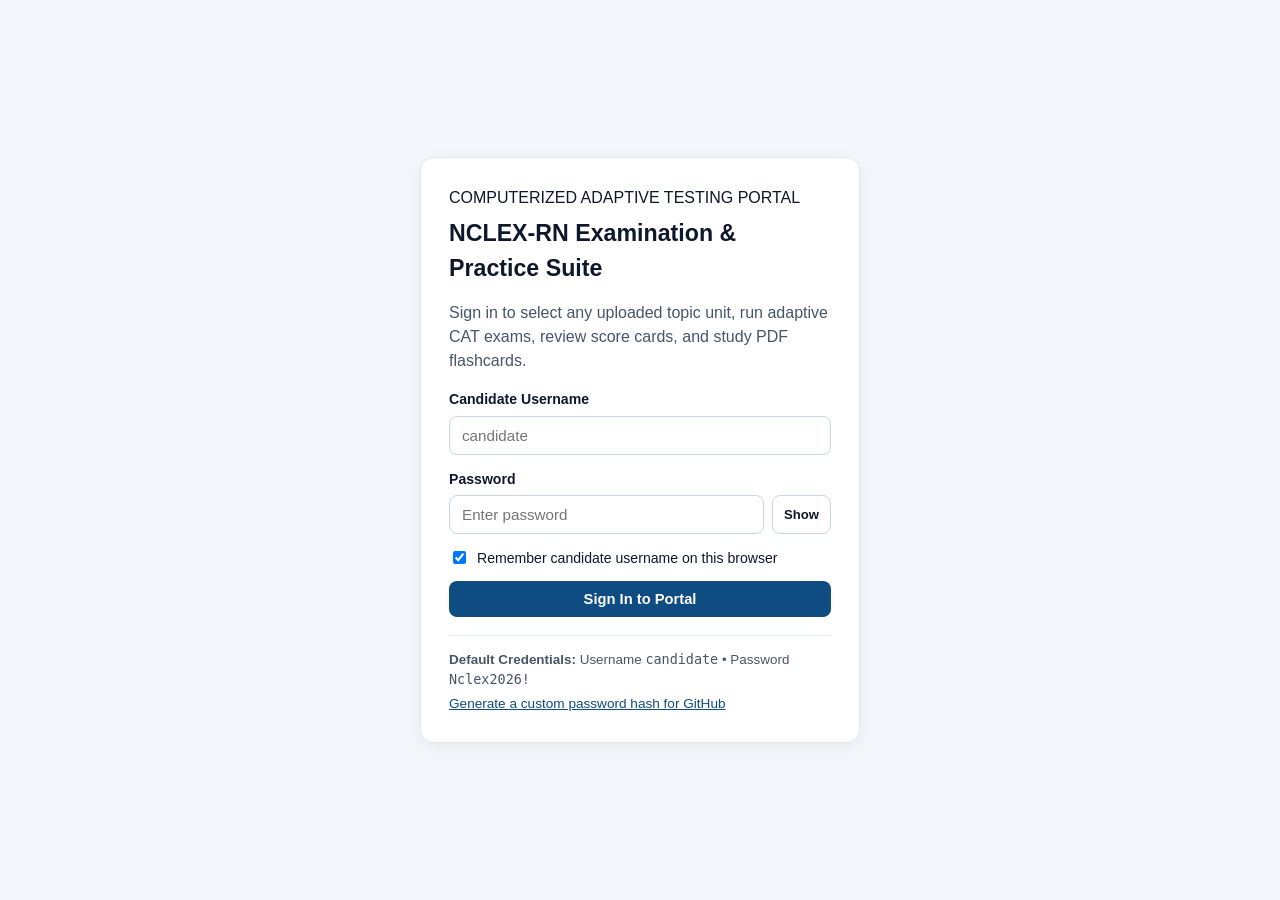
<file: index.html>
<!DOCTYPE html>
<html lang="en">
<head>
  <meta charset="UTF-8" />
  <meta name="viewport" content="width=device-width, initial-scale=1.0" />
  <title>NCLEX-RN CAT Simulator — UWorld-Style Prep Template</title>
  <link rel="stylesheet" href="styles.css" />
</head>
<body>
  <!-- TOP PORTAL BAR -->
  <header id="topBar" class="top-bar hidden">
    <div class="brand-group">
      <div class="brand-badge">NCLEX-RN CAT</div>
      <span id="topUnitBadge" class="sub-badge">Template Portal</span>
    </div>
    <div id="examHud" class="exam-hud hidden">
      <span id="qProgressLabel" class="hud-pill">Item 1</span>
      <span id="focusCounterLabel" class="hud-pill warn-pill">Focus Left: 0</span>
      <div id="timerDisplay" class="timer-box">05:00:00</div>
      <button id="fullscreenBtn" class="btn btn-ghost btn-sm" type="button">Fullscreen</button>
      <button id="forceEndBtn" class="btn btn-danger btn-sm" type="button">End &amp; Score</button>
    </div>
    <div id="portalNavGroup" class="nav-group">
      <button class="nav-btn active" data-view="dashboard" type="button">Dashboard</button>
      <button class="nav-btn" data-view="importer" type="button">Load Unit .json</button>
      <button class="nav-btn" data-view="flashcards" type="button">Flashcards</button>
      <button class="nav-btn" data-view="qa" type="button">QA Tests</button>
      <span id="candidateTag" class="candidate-tag"></span>
      <button id="logoutBtn" class="btn btn-ghost btn-sm" type="button">Sign Out</button>
    </div>
  </header>

  <!-- LOGIN SCREEN -->
  <main id="loginView" class="login-shell">
    <div class="login-card">
      <div class="portal-kicker">COMPUTERIZED ADAPTIVE TESTING PORTAL</div>
      <h1>NCLEX-RN Examination &amp; Practice Suite</h1>
      <p class="muted">Sign in to select any uploaded topic unit, run adaptive CAT exams, review score cards, and study PDF flashcards.</p>

      <div id="resumeBanner" class="resume-banner hidden">
        <div>
          <strong>Interrupted Exam Detected</strong>
          <div id="resumeMeta" class="small-muted"></div>
        </div>
        <button id="resumeExamBtn" class="btn btn-primary btn-sm" type="button">Resume Exam</button>
      </div>

      <form id="loginForm" novalidate>
        <div class="field">
          <label for="loginUser">Candidate Username</label>
          <input id="loginUser" type="text" autocomplete="username" placeholder="candidate" required />
        </div>
        <div class="field">
          <label for="loginPass">Password</label>
          <div class="password-row">
            <input id="loginPass" type="password" autocomplete="current-password" placeholder="Enter password" required />
            <button id="togglePassBtn" class="btn btn-ghost btn-sm" type="button">Show</button>
          </div>
        </div>
        <label class="checkbox-row">
          <input id="rememberUserChk" type="checkbox" checked />
          <span>Remember candidate username on this browser</span>
        </label>
        <div id="loginError" class="alert-error hidden"></div>
        <button class="btn btn-primary full-width" type="submit">Sign In to Portal</button>
      </form>

      <div class="hint-box">
        <div><strong>Default Credentials:</strong> Username <code>candidate</code> &bull; Password <code>Nclex2026!</code></div>
        <button id="openHashToolBtn" class="link-btn" type="button">Generate a custom password hash for GitHub</button>
        <div id="hashToolPanel" class="hash-tool hidden">
          <label for="customPlainPass">New Password</label>
          <div class="password-row">
            <input id="customPlainPass" type="text" placeholder="Type new password" />
            <button id="genHashBtn" class="btn btn-secondary btn-sm" type="button">Hash (SHA-256)</button>
          </div>
          <code id="hashOutput" class="hash-out"></code>
        </div>
      </div>
    </div>
  </main>

  <!-- MAIN APP CONTAINER -->
  <main id="appShell" class="app-container hidden">
    <!-- DASHBOARD & PRE-TEST UNIT SELECTOR VIEW -->
    <section id="dashboardView" class="view-section">
      <div class="hero-strip">
        <div>
          <h2>Topic Performance &amp; CAT Exam Launcher</h2>
          <p class="muted">Select any unit from GitHub <code>data/</code> or local uploads, check readiness, and start or retake an adaptive test.</p>
        </div>
        <div class="backup-actions">
          <button id="refreshGithubBtn" class="btn btn-ghost btn-sm" type="button">Refresh GitHub Units</button>
          <button id="exportProgressBtn" class="btn btn-ghost btn-sm" type="button">Backup History (.json)</button>
          <label class="btn btn-ghost btn-sm file-label">
            Restore History
            <input id="importProgressInput" type="file" accept="application/json" hidden />
          </label>
        </div>
      </div>

      <div id="kpiGrid" class="kpi-grid"></div>

      <!-- PRE-TEST UNIT SELECTOR DROPDOWN CARD -->
      <div class="card launcher-card">
        <div class="section-header-row">
          <div>
            <div class="eyebrow">PRE-TEST UNIT SELECTION</div>
            <h3>Choose Topic Unit Before Starting Exam</h3>
          </div>
          <span id="githubDiscoveryStatus" class="small-muted">Checking unit sources...</span>
        </div>

        <div class="launcher-row">
          <div class="field launcher-select-wrap">
            <label for="preTestUnitSelect">Available Study Units (GitHub <code>data/</code> &amp; Uploaded <code>.json</code>)</label>
            <select id="preTestUnitSelect" class="select-input"></select>
          </div>
          <div class="launcher-btn-wrap">
            <button id="launchBriefingFromSelectBtn" class="btn btn-primary" type="button" disabled>
              Configure &amp; Start CAT Exam &rarr;
            </button>
          </div>
        </div>

        <div id="selectedUnitPreview" class="validation-box">
          No units loaded yet. Click <strong>Load Unit .json</strong> above or add a <code>.json</code> file to your GitHub <code>data/</code> folder.
        </div>
      </div>

      <div class="section-header-row">
        <h3>All Discovered &amp; Uploaded Topic Cards</h3>
        <span id="unitCatalogStatus" class="small-muted"></span>
      </div>
      <div id="unitsGrid" class="units-grid"></div>

      <div class="section-header-row">
        <h3>Attempt Log (All Topics)</h3>
      </div>
      <div class="table-wrap">
        <table class="data-table">
          <thead>
            <tr>
              <th>Date / Time</th>
              <th>Topic / Mode</th>
              <th>Verdict</th>
              <th>Items</th>
              <th>Final Logit</th>
              <th>Time Used</th>
              <th>Focus Alerts</th>
              <th>Actions</th>
            </tr>
          </thead>
          <tbody id="attemptHistoryBody"></tbody>
        </table>
      </div>
    </section>

    <!-- PRE-EXAM BRIEFING / LAUNCH VIEW -->
    <section id="briefingView" class="view-section hidden">
      <div class="card">
        <div class="briefing-top">
          <div>
            <div class="eyebrow">PRE-EXAM VALIDATION &amp; RULES</div>
            <h2 id="briefTitle">Unit Title</h2>
            <p id="briefSubtitle" class="muted"></p>
          </div>
          <button id="backToDashBtn" class="btn btn-ghost" type="button">&larr; Back to Dashboard</button>
        </div>

        <div id="validationReport" class="validation-box"></div>

        <div class="config-grid">
          <div class="field">
            <label>Exam Timer Mode</label>
            <div class="toggle-group" id="timerToggleGroup">
              <button type="button" class="toggle-pill active" data-seconds="18000">05:00:00 (Official NCLEX)</button>
              <button type="button" class="toggle-pill" data-seconds="12000">03:20:00 (2 min/Q Paced)</button>
            </div>
          </div>

          <div class="field">
            <label>Answer Confirmation Guard</label>
            <div class="toggle-group" id="confirmToggleGroup">
              <button type="button" class="toggle-pill active" data-confirm="true">Confirm Before Lock (Recommended)</button>
              <button type="button" class="toggle-pill" data-confirm="false">Instant Advance</button>
            </div>
          </div>
        </div>

        <div class="rules-box">
          <h4>NCLEX-RN CAT Exam Conditions</h4>
          <ul>
            <li><strong>Adaptive Length:</strong> Minimum 85 items; stops early (85–99) when 95% confidence is reached above or below <code>0.00</code> logits, or runs to maximum (100 single-unit / up to 150 multi-unit).</li>
            <li><strong>No Back Navigation:</strong> Once submitted, answers cannot be changed.</li>
            <li><strong>SATA Scoring:</strong> +1 for each correct choice selected, -1 for each incorrect choice selected; minimum 0 per item.</li>
            <li><strong>Screen &amp; Clock Rules:</strong> The timer never pauses during breaks. Leaving the exam tab logs a proctor focus alert.</li>
          </ul>
          <label class="checkbox-row">
            <input id="agreeRulesChk" type="checkbox" />
            <span>I understand the CAT rules, timer behavior, and non-reversible answer submission.</span>
          </label>
        </div>

        <div class="launch-row">
          <button id="launchCatBtn" class="btn btn-primary" type="button" disabled>Enter Fullscreen &amp; Start CAT Exam</button>
          <button id="launchWithoutFsBtn" class="btn btn-secondary" type="button" disabled>Start in Current Window</button>
        </div>
      </div>
    </section>

    <!-- ACTIVE UWORLD-STYLE CAT EXAM VIEW -->
    <section id="examView" class="view-section hidden">
      <div id="proctorBanner" class="proctor-banner hidden"></div>
      <div id="breakNotice" class="break-notice hidden">
        <div>
          <strong>Scheduled Break Checkpoint Reached</strong> — You may stretch briefly. Note: Like Pearson VUE, the exam countdown timer continues running.
        </div>
        <button id="dismissBreakBtn" class="btn btn-secondary btn-sm" type="button">Continue Exam</button>
      </div>

      <div class="uworld-toolbar">
        <div class="tool-group">
          <span id="itemTypeBadge" class="type-badge">MULTIPLE CHOICE</span>
          <span id="itemDiffBadge" class="diff-badge">Level 3</span>
          <span id="itemCatBadge" class="cat-badge">Category</span>
        </div>
        <div class="tool-group">
          <button id="toolHighlightBtn" class="tool-btn" type="button" title="Highlight selected text">Highlight</button>
          <button id="toolClearHighlightBtn" class="tool-btn" type="button" title="Clear highlights in stem">Clear Marks</button>
          <button id="toolCalcBtn" class="tool-btn" type="button">Calculator</button>
          <button id="toolLabsBtn" class="tool-btn" type="button">Normal Labs</button>
          <button id="toolFlagBtn" class="tool-btn" type="button">Flag Item</button>
        </div>
      </div>

      <div class="exam-split">
        <div class="stem-pane card">
          <div class="stem-header">
            <span id="itemNumberHeading" class="item-num">Question 1</span>
            <span id="flaggedIndicator" class="flag-tag hidden">FLAGGED</span>
          </div>
          <div id="questionStem" class="question-stem"></div>
          <div id="exhibitPanel" class="exhibit-box hidden"></div>
        </div>

        <div class="options-pane card">
          <div class="options-hint" id="optionsInstruction">Select one option.</div>
          <div id="optionsList" class="options-list"></div>
          <div id="answerError" class="alert-error hidden"></div>
          <div class="exam-footer-actions">
            <button id="submitNextBtn" class="btn btn-primary" type="button">Submit &amp; Next Question &rarr;</button>
          </div>
        </div>
      </div>
    </section>

    <!-- FINAL SCORE CARD & REVIEW VIEW -->
    <section id="scoreCardView" class="view-section hidden">
      <div class="card score-hero">
        <div class="score-hero-top">
          <div>
            <div class="eyebrow">OFFICIAL-STYLE CANDIDATE SCORE REPORT</div>
            <h2 id="scUnitTitle">Unit Name</h2>
            <p id="scMetaLine" class="muted"></p>
          </div>
          <div id="scVerdictBadge" class="verdict-badge">PASS</div>
        </div>

        <div id="scMetricsGrid" class="kpi-grid"></div>

        <div class="chart-card">
          <h4>CAT Ability Trajectory (&theta; vs. 0.00 Passing Standard)</h4>
          <canvas id="abilityChartCanvas" width="820" height="240"></canvas>
        </div>

        <div class="category-breakdown">
          <h4>Performance by 2026 NCLEX-RN Client Needs Category</h4>
          <div id="categoryBars"></div>
        </div>

        <div class="score-actions">
          <button id="reviewAllBtn" class="btn btn-primary" type="button">Review All Questions &amp; Flashcards</button>
          <button id="reviewMissedBtn" class="btn btn-secondary" type="button">Review Missed / Partial Only</button>
          <button id="retakeFromScoreBtn" class="btn btn-secondary" type="button">Retake This Topic</button>
          <button id="printScoreBtn" class="btn btn-ghost" type="button">Print / Save PDF</button>
          <button id="backDashFromScoreBtn" class="btn btn-ghost" type="button">Dashboard</button>
        </div>
      </div>

      <div id="reviewContainer" class="review-container hidden"></div>
    </section>

    <!-- STANDALONE FLASHCARDS VIEW -->
    <section id="flashcardsView" class="view-section hidden">
      <div class="card">
        <div class="section-header-row">
          <div>
            <h2>Unit Flashcards (Sourced from Study Content)</h2>
            <p class="muted">Flip cards to review key clinical rules, lab cutoffs, and safety reminders.</p>
          </div>
          <div class="fc-controls">
            <select id="fcUnitSelect" class="select-input"></select>
            <select id="fcFilterSelect" class="select-input">
              <option value="all">All Cards in Unit</option>
              <option value="sata">SATA High-Yield Cards</option>
              <option value="hard">Difficulty 4–5 Cards</option>
            </select>
          </div>
        </div>

        <div class="fc-stage">
          <div id="flashcardBox" class="flashcard-3d" tabindex="0" title="Click to flip">
            <div class="fc-face fc-front">
              <div class="fc-top-meta">
                <span id="fcCardIndex">Card 1 of 1</span>
                <span id="fcCardRef" class="fc-ref"></span>
              </div>
              <div id="fcFrontText" class="fc-body"></div>
              <div class="fc-tap-hint">Click card to reveal answer &amp; study notes</div>
            </div>
            <div class="fc-face fc-back">
              <div class="fc-top-meta">
                <span>HIGH-YIELD STUDY CARD</span>
                <span id="fcBackCat" class="fc-ref"></span>
              </div>
              <div id="fcBackText" class="fc-body"></div>
              <div class="fc-tap-hint">Click card to return to question prompt</div>
            </div>
          </div>

          <div class="fc-nav-row">
            <button id="fcPrevBtn" class="btn btn-secondary" type="button">&larr; Previous Card</button>
            <button id="fcFlipBtn" class="btn btn-primary" type="button">Flip Card</button>
            <button id="fcNextBtn" class="btn btn-secondary" type="button">Next Card &rarr;</button>
          </div>
        </div>
      </div>
    </section>

    <!-- TEMPLATE .JSON IMPORTER & COMPACT AUTO-EXPANDER VIEW -->
    <section id="importerView" class="view-section hidden">
      <div class="card">
        <div class="eyebrow">PLUG-AND-PLAY .JSON UNIT LOADER</div>
        <h2>Load &amp; Validate Unit <code>.json</code> File</h2>
        <p class="muted">
          Upload a <code>.json</code> file or paste the 1-shot Compact JSON output from Gemini. The template automatically expands compact codes, validates all NCLEX-RN rules, and integrates the unit into your exam selector.
        </p>

        <div id="jsonFileDropZone" class="drop-zone" tabindex="0">
          <strong>Drop your unit <code>.json</code> file here, or click to browse</strong>
          <div class="small-muted">Supports both 1-Shot Compact JSON (Workaround A) and Full NCLEX Schema JSON</div>
          <input id="jsonFileInput" type="file" accept=".json,application/json" hidden />
        </div>

        <div class="field" style="margin-top:16px;">
          <label for="rawJsonPasteInput">Or Paste Raw JSON Output Directly</label>
          <textarea id="rawJsonPasteInput" class="batch-textarea" placeholder='Paste the {"u": "...", "q": [...]} output from Gemini here...'></textarea>
        </div>

        <div class="launch-row">
          <button id="validateIntegrateBtn" class="btn btn-primary" type="button">Validate &amp; Integrate into Exam Portal</button>
          <button id="downloadNormalizedBtn" class="btn btn-secondary" type="button" disabled>Download Clean .json for GitHub data/</button>
        </div>

        <div id="importerReport" class="validation-box hidden"></div>

        <div class="rules-box" style="margin-top:22px;">
          <h4>Optional: GitHub Repository <code>data/</code> Auto-Discovery Override</h4>
          <p class="small-muted">
            When hosted on GitHub Pages, the app detects your repository automatically from the URL. If you are previewing locally and want to pull <code>.json</code> files from your GitHub <code>data/</code> folder, enter <code>username/repo-name</code> below:
          </p>
          <div class="password-row" style="max-width:460px;">
            <input id="repoOverrideInput" type="text" placeholder="e.g., yourusername/nclex-cat" />
            <button id="saveRepoOverrideBtn" class="btn btn-ghost btn-sm" type="button">Save &amp; Sync</button>
          </div>
        </div>
      </div>
    </section>

    <!-- QA SELF-TEST RUNNER VIEW -->
    <section id="qaView" class="view-section hidden">
      <div class="card">
        <h2>Pre-Deployment Automated QA Test Suite</h2>
        <p class="muted">Verifies CAT stopping rules, SATA NGN partial credit, Compact JSON auto-expansion, schema validation, and session persistence.</p>
        <div class="launch-row">
          <button id="runQaBtn" class="btn btn-primary" type="button">Run All Automated QA Tests</button>
        </div>
        <div id="qaResultsList" class="qa-results"></div>
      </div>
    </section>
  </main>

  <!-- MODAL: CALCULATOR & NORMAL LABS -->
  <div id="utilityModal" class="modal-backdrop hidden">
    <div class="modal-card">
      <div class="modal-header">
        <h3 id="modalTitle">Clinical Tool</h3>
        <button id="closeModalBtn" class="btn btn-ghost btn-sm" type="button">&times;</button>
      </div>
      <div id="modalBody" class="modal-body"></div>
    </div>
  </div>

  <!-- MODAL: ANSWER CONFIRMATION -->
  <div id="confirmModal" class="modal-backdrop hidden">
    <div class="modal-card small-modal">
      <h3>Lock Answer &amp; Continue?</h3>
      <p class="muted">In NCLEX CAT mode, you cannot return to this question once submitted.</p>
      <div class="modal-actions">
        <button id="cancelConfirmBtn" class="btn btn-ghost" type="button">Go Back</button>
        <button id="proceedConfirmBtn" class="btn btn-primary" type="button">Yes, Lock Answer</button>
      </div>
    </div>
  </div>

  <script src="app.js"></script>
</body>
</html>
</file>
<file: styles.css>
:root {
  --bg: #f3f6fa;
  --surface: #ffffff;
  --surface-alt: #f8fafc;
  --text: #0f172a;
  --muted: #475569;
  --border: #cbd5e1;
  --primary: #0f4c81;
  --primary-hover: #0a355c;
  --accent: #0d9488;
  --success: #15803d;
  --success-bg: #dcfce7;
  --danger: #b91c1c;
  --danger-bg: #fee2e2;
  --warn: #b45309;
  --warn-bg: #fef3c7;
  --radius: 10px;
  --shadow: 0 4px 18px rgba(15, 23, 42, 0.06);
}

* {
  box-sizing: border-box;
}

body {
  margin: 0;
  font-family: -apple-system, BlinkMacSystemFont, "Segoe UI", Roboto, Inter, Arial, sans-serif;
  background: var(--bg);
  color: var(--text);
  line-height: 1.5;
}

.hidden {
  display: none !important;
}

.muted {
  color: var(--muted);
}

.small-muted {
  color: var(--muted);
  font-size: 0.85rem;
}

.eyebrow {
  font-size: 0.72rem;
  font-weight: 700;
  letter-spacing: 0.08em;
  color: var(--primary);
  text-transform: uppercase;
}

/* TOP BAR */
.top-bar {
  position: sticky;
  top: 0;
  z-index: 40;
  display: flex;
  flex-wrap: wrap;
  align-items: center;
  justify-content: space-between;
  gap: 12px;
  padding: 10px 20px;
  background: #0b2545;
  color: #fff;
  box-shadow: 0 2px 10px rgba(0, 0, 0, 0.14);
}

.brand-group,
.nav-group,
.exam-hud,
.tool-group {
  display: flex;
  flex-wrap: wrap;
  align-items: center;
  gap: 8px;
}

.brand-badge {
  font-weight: 800;
  letter-spacing: 0.05em;
  background: #1d6fa5;
  padding: 5px 10px;
  border-radius: 6px;
  font-size: 0.9rem;
}

.sub-badge {
  font-size: 0.85rem;
  color: #cbd5e1;
}

.nav-btn {
  background: transparent;
  color: #e2e8f0;
  border: 1px solid rgba(255, 255, 255, 0.18);
  padding: 6px 12px;
  border-radius: 6px;
  cursor: pointer;
  font-size: 0.88rem;
}

.nav-btn.active,
.nav-btn:hover {
  background: rgba(255, 255, 255, 0.16);
  color: #fff;
}

.candidate-tag {
  font-size: 0.82rem;
  background: rgba(255, 255, 255, 0.1);
  padding: 4px 10px;
  border-radius: 999px;
}

.timer-box {
  font-family: "Courier New", Courier, monospace;
  font-size: 1.05rem;
  font-weight: 700;
  background: #111827;
  color: #38bdf8;
  border: 1px solid #334155;
  padding: 5px 12px;
  border-radius: 6px;
}

.hud-pill {
  font-size: 0.82rem;
  background: rgba(255, 255, 255, 0.14);
  padding: 4px 10px;
  border-radius: 6px;
}

.warn-pill {
  background: rgba(245, 158, 11, 0.25);
  color: #fde68a;
}

/* BUTTONS & INPUTS */
.btn {
  border: none;
  border-radius: 8px;
  padding: 10px 16px;
  font-size: 0.92rem;
  font-weight: 600;
  cursor: pointer;
  transition: 0.15s ease;
}

.btn:disabled {
  opacity: 0.45;
  cursor: not-allowed;
}

.btn-sm {
  padding: 6px 11px;
  font-size: 0.82rem;
}

.btn-primary {
  background: var(--primary);
  color: #fff;
}

.btn-primary:hover:not(:disabled) {
  background: var(--primary-hover);
}

.btn-secondary {
  background: var(--accent);
  color: #fff;
}

.btn-ghost {
  background: transparent;
  color: inherit;
  border: 1px solid var(--border);
}

.top-bar .btn-ghost {
  border-color: rgba(255, 255, 255, 0.28);
}

.btn-danger {
  background: var(--danger);
  color: #fff;
}

.full-width {
  width: 100%;
}

.link-btn {
  background: none;
  border: none;
  color: var(--primary);
  text-decoration: underline;
  cursor: pointer;
  padding: 6px 0 0;
  font-size: 0.85rem;
}

.field {
  margin-bottom: 14px;
}

.field label {
  display: block;
  font-weight: 600;
  font-size: 0.88rem;
  margin-bottom: 5px;
}

input[type="text"],
input[type="password"],
.select-input,
.batch-textarea {
  width: 100%;
  padding: 10px 12px;
  border: 1px solid var(--border);
  border-radius: 8px;
  font-size: 0.95rem;
  background: #fff;
  color: var(--text);
}

.password-row {
  display: flex;
  gap: 8px;
}

.checkbox-row {
  display: flex;
  align-items: flex-start;
  gap: 8px;
  font-size: 0.88rem;
  margin: 12px 0;
  cursor: pointer;
}

.alert-error {
  background: var(--danger-bg);
  color: var(--danger);
  border: 1px solid #fca5a5;
  padding: 10px 12px;
  border-radius: 8px;
  font-size: 0.88rem;
  margin-bottom: 12px;
}

/* LOGIN */
.login-shell {
  min-height: 100vh;
  display: grid;
  place-items: center;
  padding: 24px;
}

.login-card {
  width: 100%;
  max-width: 440px;
  background: var(--surface);
  border-radius: 14px;
  padding: 28px;
  box-shadow: var(--shadow);
  border: 1px solid #e2e8f0;
}

.login-card h1 {
  margin: 6px 0 8px;
  font-size: 1.45rem;
}

.resume-banner {
  display: flex;
  align-items: center;
  justify-content: space-between;
  gap: 10px;
  background: var(--warn-bg);
  border: 1px solid #fcd34d;
  padding: 10px 12px;
  border-radius: 8px;
  margin-bottom: 16px;
}

.hint-box {
  margin-top: 18px;
  padding-top: 14px;
  border-top: 1px solid #e2e8f0;
  font-size: 0.84rem;
  color: var(--muted);
}

.hash-tool {
  margin-top: 10px;
}

.hash-out {
  display: block;
  margin-top: 8px;
  word-break: break-all;
  background: #f1f5f9;
  padding: 8px;
  border-radius: 6px;
  font-size: 0.75rem;
}

/* LAYOUT & CARDS */
.app-container {
  max-width: 1220px;
  margin: 0 auto;
  padding: 24px 20px 56px;
}

.card {
  background: var(--surface);
  border: 1px solid #e2e8f0;
  border-radius: var(--radius);
  padding: 22px;
  box-shadow: var(--shadow);
  margin-bottom: 20px;
}

.launcher-card {
  border-left: 5px solid var(--primary);
}

.launcher-row {
  display: flex;
  flex-wrap: wrap;
  align-items: flex-end;
  gap: 14px;
}

.launcher-select-wrap {
  flex: 1;
  min-width: 260px;
  margin-bottom: 0;
}

.launcher-btn-wrap {
  padding-bottom: 1px;
}

.hero-strip,
.section-header-row,
.briefing-top,
.score-hero-top {
  display: flex;
  flex-wrap: wrap;
  align-items: center;
  justify-content: space-between;
  gap: 12px;
  margin-bottom: 16px;
}

.kpi-grid {
  display: grid;
  grid-template-columns: repeat(auto-fit, minmax(180px, 1fr));
  gap: 14px;
  margin-bottom: 22px;
}

.kpi-card {
  background: var(--surface-alt);
  border: 1px solid #e2e8f0;
  border-radius: 10px;
  padding: 14px;
}

.kpi-label {
  font-size: 0.78rem;
  color: var(--muted);
  text-transform: uppercase;
  font-weight: 700;
}

.kpi-val {
  font-size: 1.45rem;
  font-weight: 800;
  margin-top: 4px;
}

.units-grid {
  display: grid;
  grid-template-columns: repeat(auto-fit, minmax(300px, 1fr));
  gap: 16px;
  margin-bottom: 28px;
}

.unit-card {
  background: var(--surface);
  border: 1px solid #cbd5e1;
  border-radius: var(--radius);
  padding: 18px;
  display: flex;
  flex-direction: column;
  justify-content: space-between;
  gap: 14px;
}

.unit-meta {
  display: flex;
  flex-wrap: wrap;
  gap: 6px;
  margin-top: 8px;
}

.pill {
  font-size: 0.76rem;
  padding: 3px 8px;
  border-radius: 999px;
  background: #e2e8f0;
  font-weight: 600;
}

.pill-pass {
  background: var(--success-bg);
  color: var(--success);
}

.pill-fail {
  background: var(--danger-bg);
  color: var(--danger);
}

.pill-source {
  background: #e0f2fe;
  color: #0369a1;
}

/* DROP ZONE */
.drop-zone {
  border: 2px dashed #94a3b8;
  border-radius: 12px;
  padding: 26px 18px;
  text-align: center;
  background: var(--surface-alt);
  cursor: pointer;
  transition: 0.15s ease;
}

.drop-zone:hover,
.drop-zone.dragover {
  border-color: var(--primary);
  background: #eff6ff;
}

/* TABLE */
.table-wrap {
  overflow-x: auto;
  background: var(--surface);
  border: 1px solid #e2e8f0;
  border-radius: var(--radius);
}

.data-table {
  width: 100%;
  border-collapse: collapse;
  font-size: 0.88rem;
}

.data-table th,
.data-table td {
  padding: 11px 14px;
  border-bottom: 1px solid #e2e8f0;
  text-align: left;
}

.data-table th {
  background: var(--surface-alt);
  font-weight: 700;
}

/* BRIEFING & TOGGLES */
.config-grid {
  display: grid;
  grid-template-columns: repeat(auto-fit, minmax(280px, 1fr));
  gap: 18px;
  margin: 16px 0;
}

.toggle-group {
  display: flex;
  flex-wrap: wrap;
  gap: 8px;
}

.toggle-pill {
  padding: 8px 12px;
  border-radius: 8px;
  border: 1px solid var(--border);
  background: #fff;
  cursor: pointer;
  font-size: 0.85rem;
  font-weight: 600;
}

.toggle-pill.active {
  background: var(--primary);
  color: #fff;
  border-color: var(--primary);
}

.rules-box,
.validation-box {
  background: var(--surface-alt);
  border: 1px solid #cbd5e1;
  border-radius: 8px;
  padding: 14px 16px;
  margin: 14px 0;
}

.launch-row,
.score-actions,
.backup-actions,
.fc-controls {
  display: flex;
  flex-wrap: wrap;
  gap: 10px;
}

/* UWORLD EXAM VIEW */
.proctor-banner,
.break-notice {
  background: var(--warn-bg);
  border: 1px solid #f59e0b;
  color: #78350f;
  padding: 10px 14px;
  border-radius: 8px;
  margin-bottom: 12px;
  display: flex;
  align-items: center;
  justify-content: space-between;
  gap: 12px;
}

.uworld-toolbar {
  display: flex;
  flex-wrap: wrap;
  justify-content: space-between;
  gap: 10px;
  background: #1e293b;
  color: #fff;
  padding: 10px 14px;
  border-radius: 10px 10px 0 0;
}

.tool-btn {
  background: #334155;
  color: #fff;
  border: 1px solid #475569;
  padding: 5px 10px;
  border-radius: 6px;
  font-size: 0.8rem;
  cursor: pointer;
}

.tool-btn.active {
  background: #0284c7;
  border-color: #38bdf8;
}

.type-badge {
  background: #0d9488;
  color: #fff;
  font-size: 0.75rem;
  font-weight: 700;
  padding: 3px 8px;
  border-radius: 5px;
}

.diff-badge,
.cat-badge {
  font-size: 0.78rem;
  color: #cbd5e1;
}

.exam-split {
  display: grid;
  grid-template-columns: 1.05fr 1fr;
  gap: 0;
}

.exam-split .stem-pane {
  border-radius: 0 0 0 10px;
  border-right: none;
  margin-bottom: 0;
}

.exam-split .options-pane {
  border-radius: 0 0 10px 0;
  margin-bottom: 0;
}

.stem-header {
  display: flex;
  justify-content: space-between;
  align-items: center;
  margin-bottom: 10px;
}

.item-num {
  font-weight: 800;
  color: var(--primary);
}

.flag-tag {
  background: var(--warn-bg);
  color: var(--warn);
  font-size: 0.75rem;
  font-weight: 700;
  padding: 2px 8px;
  border-radius: 999px;
}

.question-stem {
  font-size: 1.02rem;
  margin-bottom: 16px;
}

mark.hl {
  background: #fef08a;
  padding: 0 2px;
  border-radius: 2px;
}

.exhibit-box {
  margin-top: 14px;
  border: 1px solid #94a3b8;
  border-radius: 8px;
  overflow: hidden;
}

.exhibit-title {
  background: #e2e8f0;
  padding: 7px 12px;
  font-weight: 700;
  font-size: 0.85rem;
}

.exhibit-table {
  width: 100%;
  border-collapse: collapse;
  font-size: 0.85rem;
}

.exhibit-table td {
  padding: 7px 12px;
  border-top: 1px solid #e2e8f0;
}

.options-hint {
  font-size: 0.84rem;
  font-weight: 600;
  color: var(--muted);
  margin-bottom: 12px;
}

.option-row {
  display: flex;
  align-items: flex-start;
  justify-content: space-between;
  gap: 10px;
  border: 1px solid var(--border);
  border-radius: 8px;
  padding: 11px 12px;
  margin-bottom: 10px;
  background: #fff;
  transition: 0.12s;
}

.option-row.selected {
  border-color: var(--primary);
  background: #eff6ff;
}

.option-row.struck .option-label-text {
  text-decoration: line-through;
  color: #94a3b8;
}

.option-main {
  display: flex;
  align-items: flex-start;
  gap: 10px;
  cursor: pointer;
  flex: 1;
}

.strike-btn {
  border: 1px solid #cbd5e1;
  background: #f8fafc;
  color: #475569;
  font-size: 0.74rem;
  border-radius: 5px;
  padding: 3px 7px;
  cursor: pointer;
}

.exam-footer-actions {
  margin-top: 16px;
  display: flex;
  justify-content: flex-end;
}

/* SCORE CARD & REVIEW */
.verdict-badge {
  font-size: 1.2rem;
  font-weight: 900;
  padding: 8px 20px;
  border-radius: 999px;
}

.verdict-pass {
  background: var(--success-bg);
  color: var(--success);
}

.verdict-fail {
  background: var(--danger-bg);
  color: var(--danger);
}

.chart-card {
  border: 1px solid #e2e8f0;
  border-radius: 10px;
  padding: 14px;
  margin-bottom: 20px;
  background: var(--surface-alt);
}

canvas {
  width: 100%;
  height: auto;
}

.cat-bar-row {
  margin-bottom: 10px;
}

.cat-bar-top {
  display: flex;
  justify-content: space-between;
  font-size: 0.85rem;
  margin-bottom: 4px;
}

.cat-track {
  height: 9px;
  background: #e2e8f0;
  border-radius: 999px;
  overflow: hidden;
}

.cat-fill {
  height: 100%;
  background: var(--primary);
}

.review-item {
  border-left: 5px solid var(--primary);
}

.review-item.is-wrong {
  border-left-color: var(--danger);
}

.review-item.is-right {
  border-left-color: var(--success);
}

.rat-box {
  padding: 8px 10px;
  border-radius: 6px;
  margin-top: 6px;
  font-size: 0.88rem;
  background: #f8fafc;
  border: 1px solid #e2e8f0;
}

.rat-correct {
  background: #f0fdf4;
  border-color: #86efac;
}

.rat-picked-wrong {
  background: #fef2f2;
  border-color: #fca5a5;
}

.inline-flashcard {
  margin-top: 12px;
  background: #fffbeb;
  border: 1px solid #fcd34d;
  border-radius: 8px;
  padding: 12px 14px;
}

/* FLASHCARDS TAB */
.fc-stage {
  max-width: 680px;
  margin: 18px auto 0;
}

.flashcard-3d {
  min-height: 250px;
  background: #fffbeb;
  border: 2px solid #f59e0b;
  border-radius: 14px;
  padding: 22px;
  cursor: pointer;
  display: flex;
  flex-direction: column;
  justify-content: space-between;
  box-shadow: var(--shadow);
}

.flashcard-3d.flipped {
  background: #eff6ff;
  border-color: var(--primary);
}

.fc-top-meta {
  display: flex;
  justify-content: space-between;
  font-size: 0.78rem;
  font-weight: 700;
  color: var(--muted);
}

.fc-body {
  font-size: 1.05rem;
  margin: 16px 0;
  white-space: pre-line;
}

.fc-tap-hint {
  font-size: 0.78rem;
  color: var(--muted);
  text-align: center;
}

.fc-nav-row {
  display: flex;
  justify-content: center;
  gap: 12px;
  margin-top: 16px;
}

/* BUILDER & QA */
.batch-textarea {
  min-height: 170px;
  font-family: "Courier New", Courier, monospace;
  font-size: 0.82rem;
}

.qa-results {
  margin-top: 16px;
}

.qa-row {
  padding: 10px 12px;
  border-radius: 8px;
  margin-bottom: 8px;
  font-size: 0.88rem;
  border: 1px solid #e2e8f0;
}

.qa-pass {
  background: var(--success-bg);
  color: var(--success);
}

.qa-fail {
  background: var(--danger-bg);
  color: var(--danger);
}

/* MODALS */
.modal-backdrop {
  position: fixed;
  inset: 0;
  background: rgba(15, 23, 42, 0.55);
  display: grid;
  place-items: center;
  z-index: 60;
  padding: 16px;
}

.modal-card {
  width: 100%;
  max-width: 520px;
  background: #fff;
  border-radius: 12px;
  padding: 20px;
  max-height: 85vh;
  overflow-y: auto;
}

.small-modal {
  max-width: 400px;
}

.modal-header {
  display: flex;
  justify-content: space-between;
  align-items: center;
  margin-bottom: 12px;
}

.modal-actions {
  display: flex;
  justify-content: flex-end;
  gap: 10px;
  margin-top: 16px;
}

.calc-grid {
  display: grid;
  grid-template-columns: repeat(4, 1fr);
  gap: 8px;
  margin-top: 10px;
}

.calc-display {
  width: 100%;
  text-align: right;
  font-family: monospace;
  font-size: 1.2rem;
  padding: 10px;
  border: 1px solid var(--border);
  border-radius: 8px;
}

@media (max-width: 860px) {
  .exam-split {
    grid-template-columns: 1fr;
  }
  .exam-split .stem-pane,
  .exam-split .options-pane {
    border-radius: 0;
    border: 1px solid #e2e8f0;
  }
}

@media print {
  .top-bar,
  .score-actions,
  #reviewContainer,
  .nav-group {
    display: none !important;
  }
  body {
    background: #fff;
  }
}
</file>
